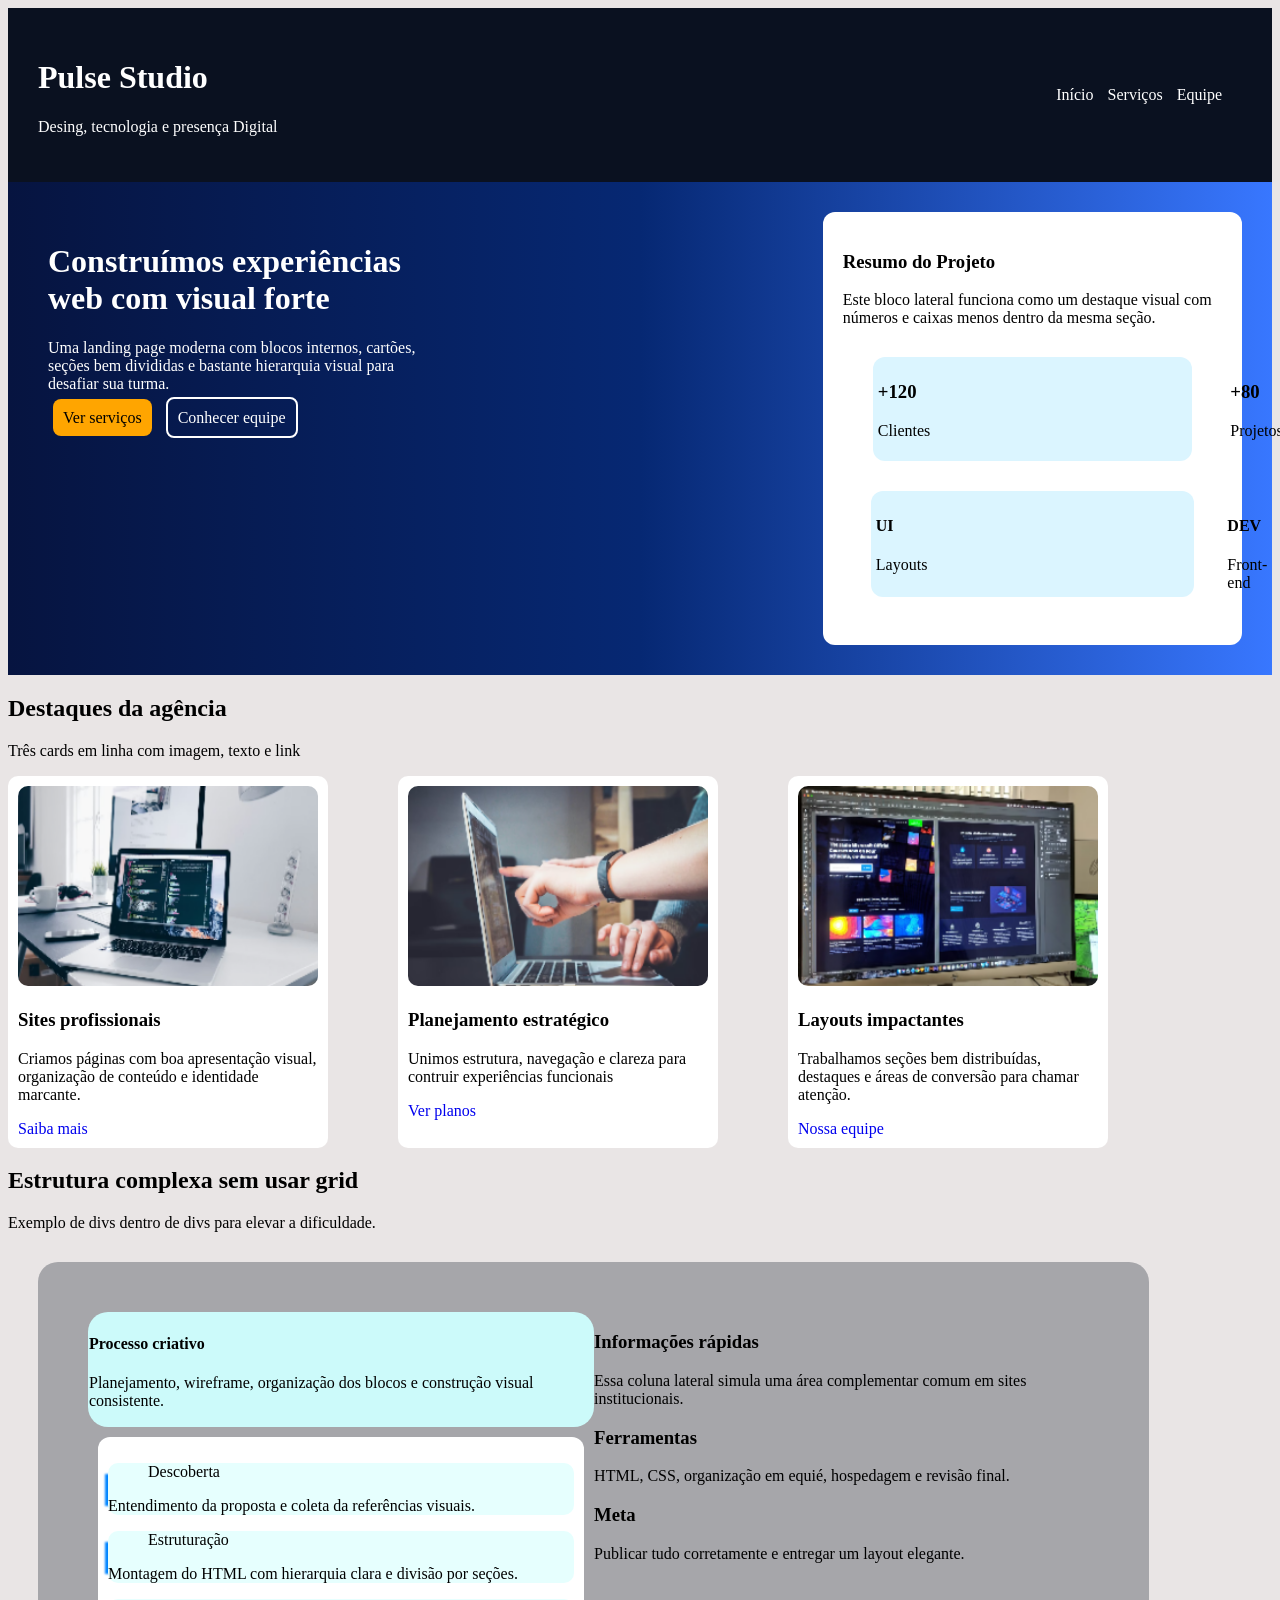
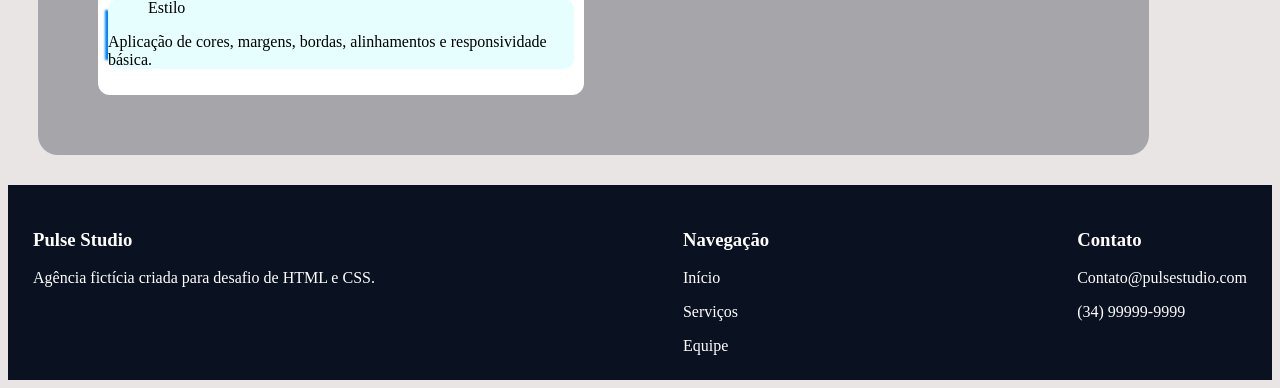
<file: ATV7/index.html>
<!DOCTYPE html>
<html lang="pt-br">

<head>
    <meta charset="UTF-8">
    <meta name="viewport" content="width=device-width, initial-scale=1.0">
    <title>pagina 3</title>
    <link rel="stylesheet" href="style.css">
</head>



<body>


    <div class="topo">
        <header>
            <h1>Pulse Studio</h1>
            <p>Desing, tecnologia e presença Digital</p>
        </header>
        <nav>
            <a href="index.html">Início</a>
            <a href="serviços.html">Serviços</a>
            <a href="equipe.html">Equipe</a>
        </nav>
    </div>

    <main>
        <div class="pagina1">
            <div class="refs">
                <h1>Construímos experiências <br>
                    web com visual forte</h1>
                <p>Uma landing page moderna com blocos internos, cartões, seções bem divididas e bastante hierarquia
                    visual para desafiar sua turma.</p>
                <a href="#" class="l1">Ver serviços</a>
                <a href="#" class="l2">Conhecer equipe</a>
            </div>

            <div class="pagina1d">
                <div class="direita1">
                    <h3>Resumo do Projeto</h3>
                    <p>Este bloco lateral funciona como um destaque visual com números e caixas menos dentro da mesma
                        seção.</p>
                </div>
                <div class="info">
                    <div class="direita2">
                        <h3>+120</h3>
                        <p>Clientes</p>
                    </div>
                    <div class="direita2">
                        <h3>+80</h3>
                        <p>Projetos</p>
                    </div>
                </div>
                <div class="info2">
                    <div class="direita3">
                        <h4>UI</h4>
                        <p>Layouts</p>
                    </div>
                    <div class="direita3">
                        <h4>DEV</h4>
                        Front-end
                    </div>
                </div>

            </div>
        </div>

        <div class="tri">
            <p>
            <h2>Destaques da agência</h2>
            Três cards em linha com imagem, texto e link</p>
        </div>

        <div class="tricard">

            <div class="tricard1">
                <img src="imagens/card1.png" alt="" width="300px" height="200px">
                <h3>Sites profissionais</h3>
                <p>Criamos páginas com boa apresentação
                    visual, organização de conteúdo e
                    identidade marcante.</p>
                <a href="#">Saiba mais</a>
            </div>
            <div class="tricard2">
                <img src="imagens/card2.png" alt="" width="300px" height="200px">
                <h3>Planejamento estratégico</h3>
                <p>Unimos estrutura, navegação e clareza
                    para contruir experiências funcionais</p>
                <a href="#">Ver planos</a>
            </div>
            <div class="tricard3">
                <img src="imagens/card3.png" alt="" width="300px" height="200px">
                <h3>Layouts impactantes</h3>
                <p>Trabalhamos seções bem distribuídas, destaques e áreas de conversão para chamar atenção.</p>
                <a href="#">Nossa equipe</a>
            </div>
        </div>

        <div class="grid">
            <h2>Estrutura complexa sem usar grid</h2>
            <p>Exemplo de divs dentro de divs para elevar a dificuldade.</p>
        </div>

        <div class="pagina2">
            <div class="esquerda">
                <div class="sss">
                    <div class="pc">
                        <h4>Processo criativo</h4>
                        <p>Planejamento, wireframe, organização dos blocos e construção visual consistente.</p>
                    </div>
                    <div class="etapas">
                        <div class="etapa1">
                            <ol start="1">Descoberta</ol>
                            <p>Entendimento da proposta e coleta da referências visuais.</p>
                        </div>
                        <div class="etapa2">
                            <ol start="2">Estruturação</ol>
                            <p>Montagem do HTML com hierarquia clara e divisão por seções.</p>
                        </div>
                        <div class="etapa3">
                            <ol start="3">Estilo</ol>
                            <p>Aplicação de cores, margens, bordas, alinhamentos e responsividade básica.</p>
                        </div>
                    </div>
                </div>
            <div class="areadireita">
                <div class="areadireita1">
                    <h3>Informações rápidas</h3>
                    <p>Essa coluna lateral simula uma área complementar comum em sites institucionais.</p>
                </div>
                <div class="areadireita2">
                    <h3>Ferramentas</h3>
                    <p>HTML, CSS, organização em equié, hospedagem e revisão final.</p>
                </div>
                <div class="areadireita3">
                    <h3>Meta</h3>
                    <p>Publicar tudo corretamente e entregar um layout elegante.</p>
                </div>
                </div>
            </div>
        </div>

    </main>



    <footer>
        <div class="footerarea">
            <div class="footer1">
                <h3>Pulse Studio</h3>
                <p>Agência fictícia criada para desafio de HTML e CSS.</p>
            </div>
            <div class="footer1">
                <h3>Navegação</h3>
                <a href="#">Início</a>
                <p></p>
                <a href="#">Serviços</a>
                <p></p>
                <a href="#">Equipe</a>
            </div>
            <div class="footer1">
                <h3>Contato</h3>
                <p>Contato@pulsestudio.com</p>
                <p>(34) 99999-9999</p>
            </div>
        </div>
    </footer>
</body>

</html>
</file>
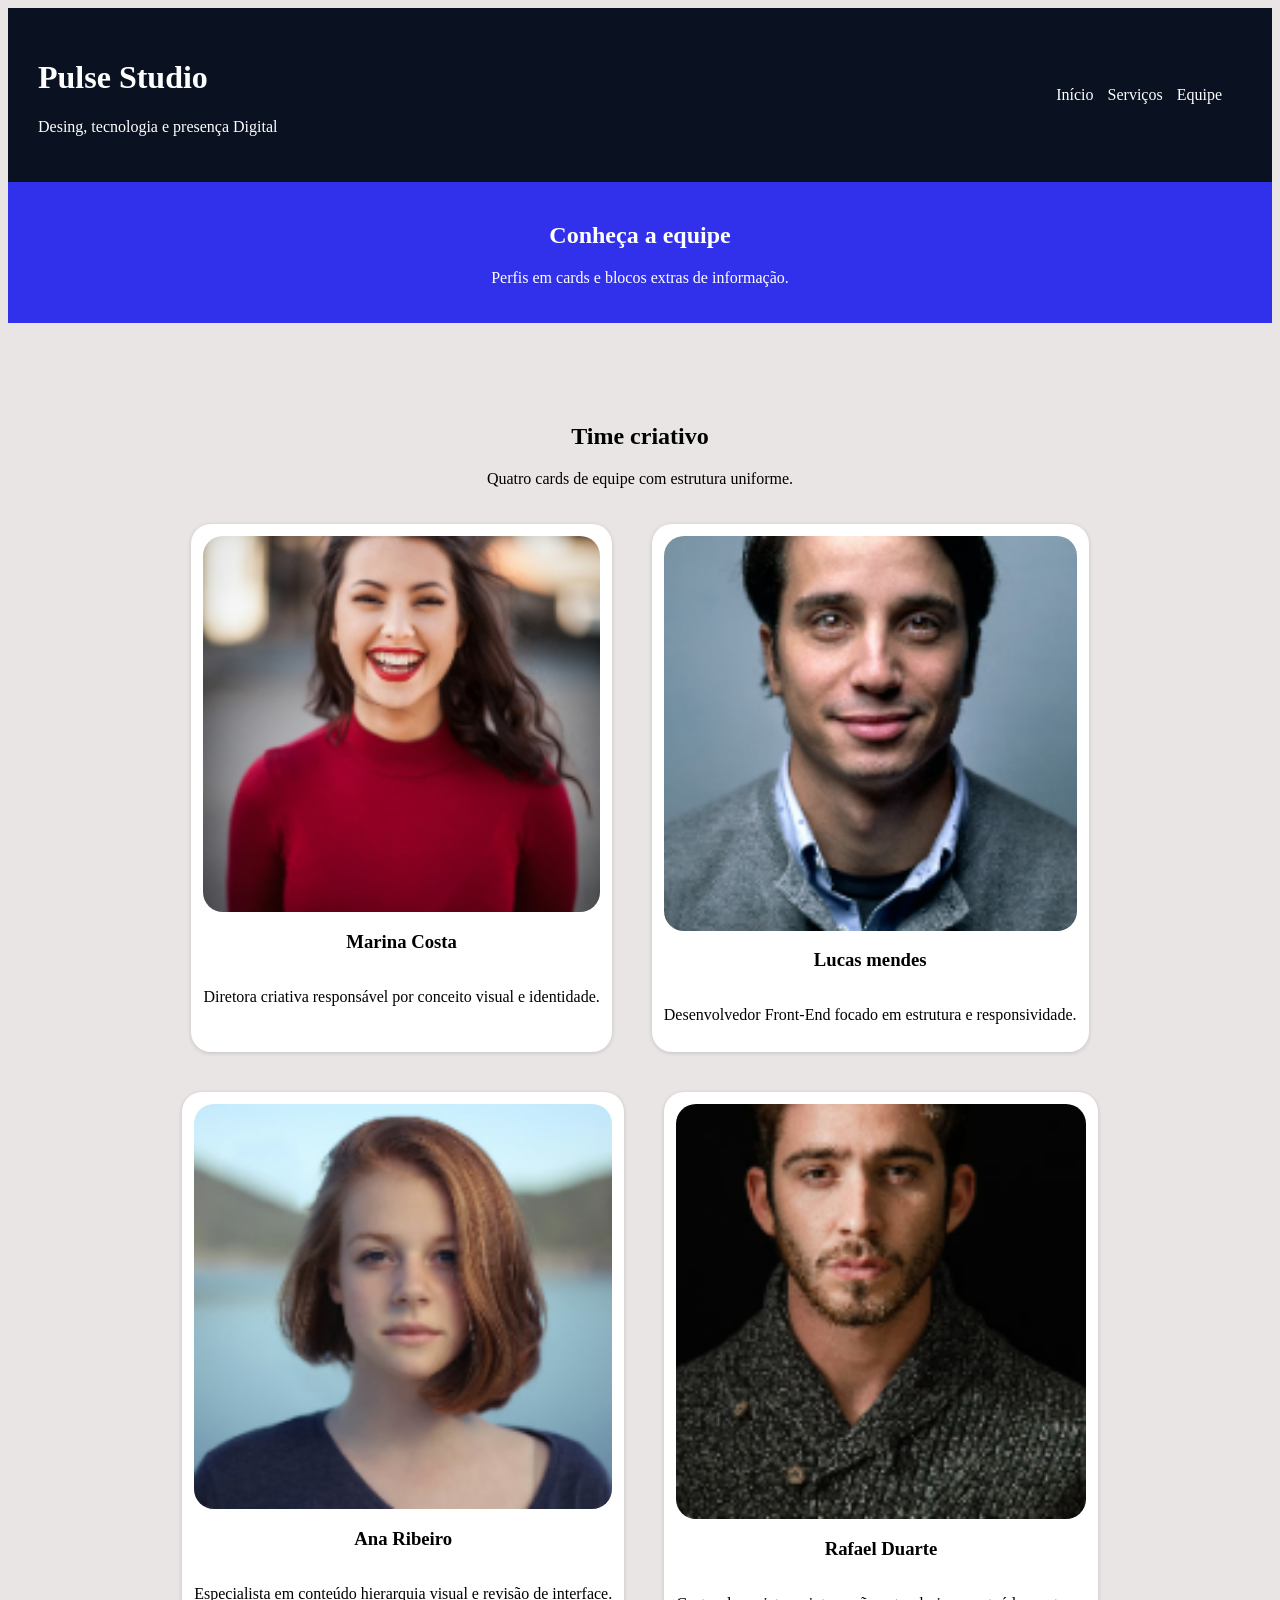
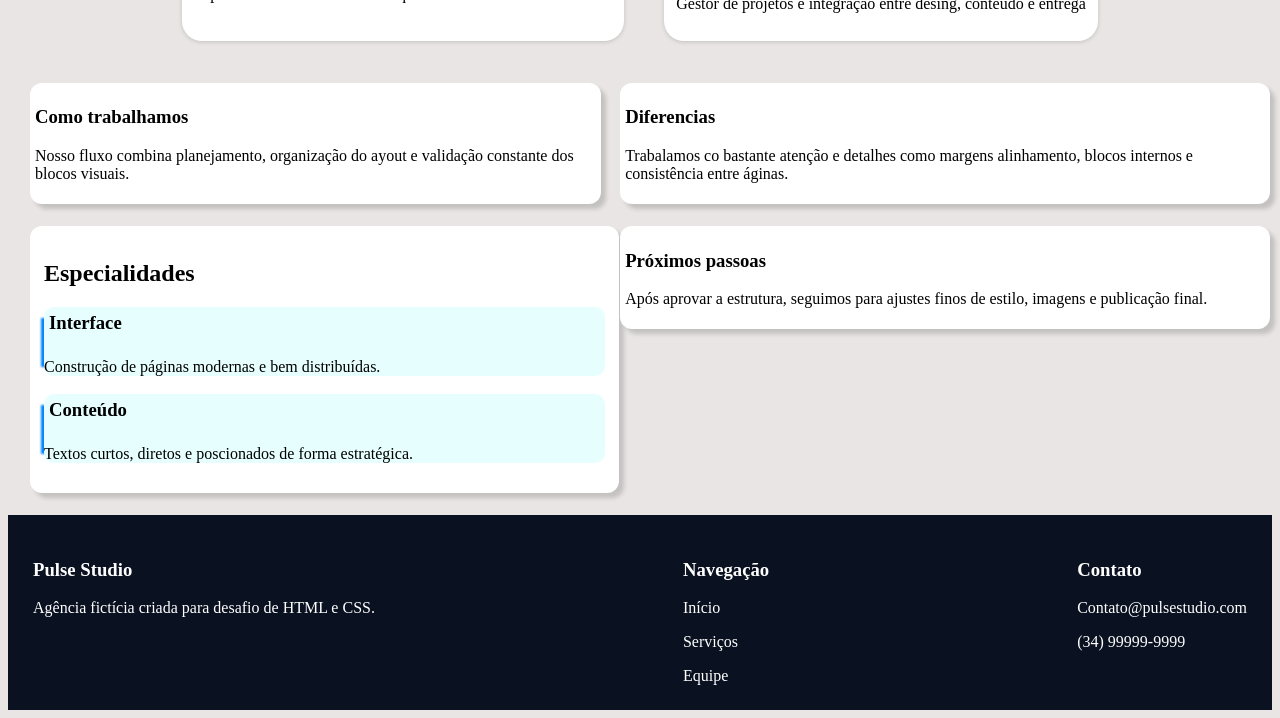
<file: Trabalho 7/index.html>
<!DOCTYPE html>
<html lang="pt-br">

<head>
    <meta charset="UTF-8">
    <meta name="viewport" content="width=device-width, initial-scale=1.0">
    <title>pagina 3</title>
    <link rel="stylesheet" href="style.css">
</head>

<body>
    <div class="topo">
        <header>
            <h1>Pulse Studio</h1>
            <p>Desing, tecnologia e presença Digital</p>
        </header>
        <nav>
            <a href="#">Início</a>
            <a href="#">Serviços</a>
            <a href="#">Equipe</a>
        </nav>
    </div>

    <div class="banner">
        <p>
        <h2>Conheça a equipe</h2>
        Perfis em cards e blocos extras de informação.</p>
    </div>
    <main>
        <div class="quadradao">
            <div class="subtitulo">
                <h2>Time criativo</h2>
                <p>Quatro cards de equipe com estrutura uniforme.</p>
            </div>
            <div class="card">
                <div class="quadrado">
                    <img src="imagens/2.png" alt="">
                    <h3>Marina Costa</h3>
                    <p>Diretora criativa responsável por conceito visual e identidade.</p>
                </div>
                <div class="quadrado">
                    <img src="imagens/3.png" alt="">
                    <h3>Lucas mendes</h3>
                    <p>Desenvolvedor Front-End focado em estrutura e responsividade.</p>
                </div>
                <div class="quadrado">
                    <img src="imagens/4.png" alt="">
                    <h3>Ana Ribeiro</h3>
                    <p>Especialista em conteúdo hierarquia visual e revisão de interface.</p>
                </div>
                <div class="quadrado">
                    <img src="imagens/1.png" alt="">
                    <h3>Rafael Duarte</h3>
                    <p>Gestor de projetos e integração entre desing, conteúdo e entrega</p>
                </div>
            </div>
        </div>




        <div class="quadradao2">
            <div class="card2">
                <div class="card2esq">
                    <div class="quadrado3">
                        <h3>Como trabalhamos</h3>
                        <p>Nosso fluxo combina planejamento, organização do ayout e validação constante dos blocos
                            visuais.</p>

                    </div>
                    <div class="card3">
                        <h2>Especialidades</h2>
                        <div class="quadrado2">
                            <h3 class="dquadrado2">Interface</h3>
                            <p>Construção de páginas modernas e bem distribuídas.</p>
                        </div>
                        <div class="quadrado2">
                            <h3 class="dquadrado2">Conteúdo</h3>
                            <p>Textos curtos, diretos e poscionados de forma estratégica.</p>
                        </div>
                    </div>
                </div>
                <div class="card2dir">
                    <div class="quadradodir1">
                        <h3>Diferencias</h3>
                        <p>Trabalamos co bastante atenção e detalhes como margens alinhamento, blocos internos e
                            consistência entre áginas.</p>
                    </div>
                    <div class="quadradodir1">
                        <h3>Próximos passoas</h3>
                        <p>Após aprovar a estrutura, seguimos para ajustes finos de estilo, imagens e publicação final.
                        </p>
                    </div>
                </div>
            </div>
        </div>
    </main>

    <footer>
        <div class="footerarea">
            <div class="footer1">
                <h3>Pulse Studio</h3>
                <p>Agência fictícia criada para desafio de HTML e CSS.</p>
            </div>
            <div class="footer1">
                <h3>Navegação</h3>
                <a href="#">Início</a>
                <p></p>
                <a href="#">Serviços</a>
                <p></p>
                <a href="#">Equipe</a>
            </div>
            <div class="footer1">
                <h3>Contato</h3>
                <p>Contato@pulsestudio.com</p>
                <p>(34) 99999-9999</p>
            </div>
        </div>
    </footer>
</body>

</html>
</file>
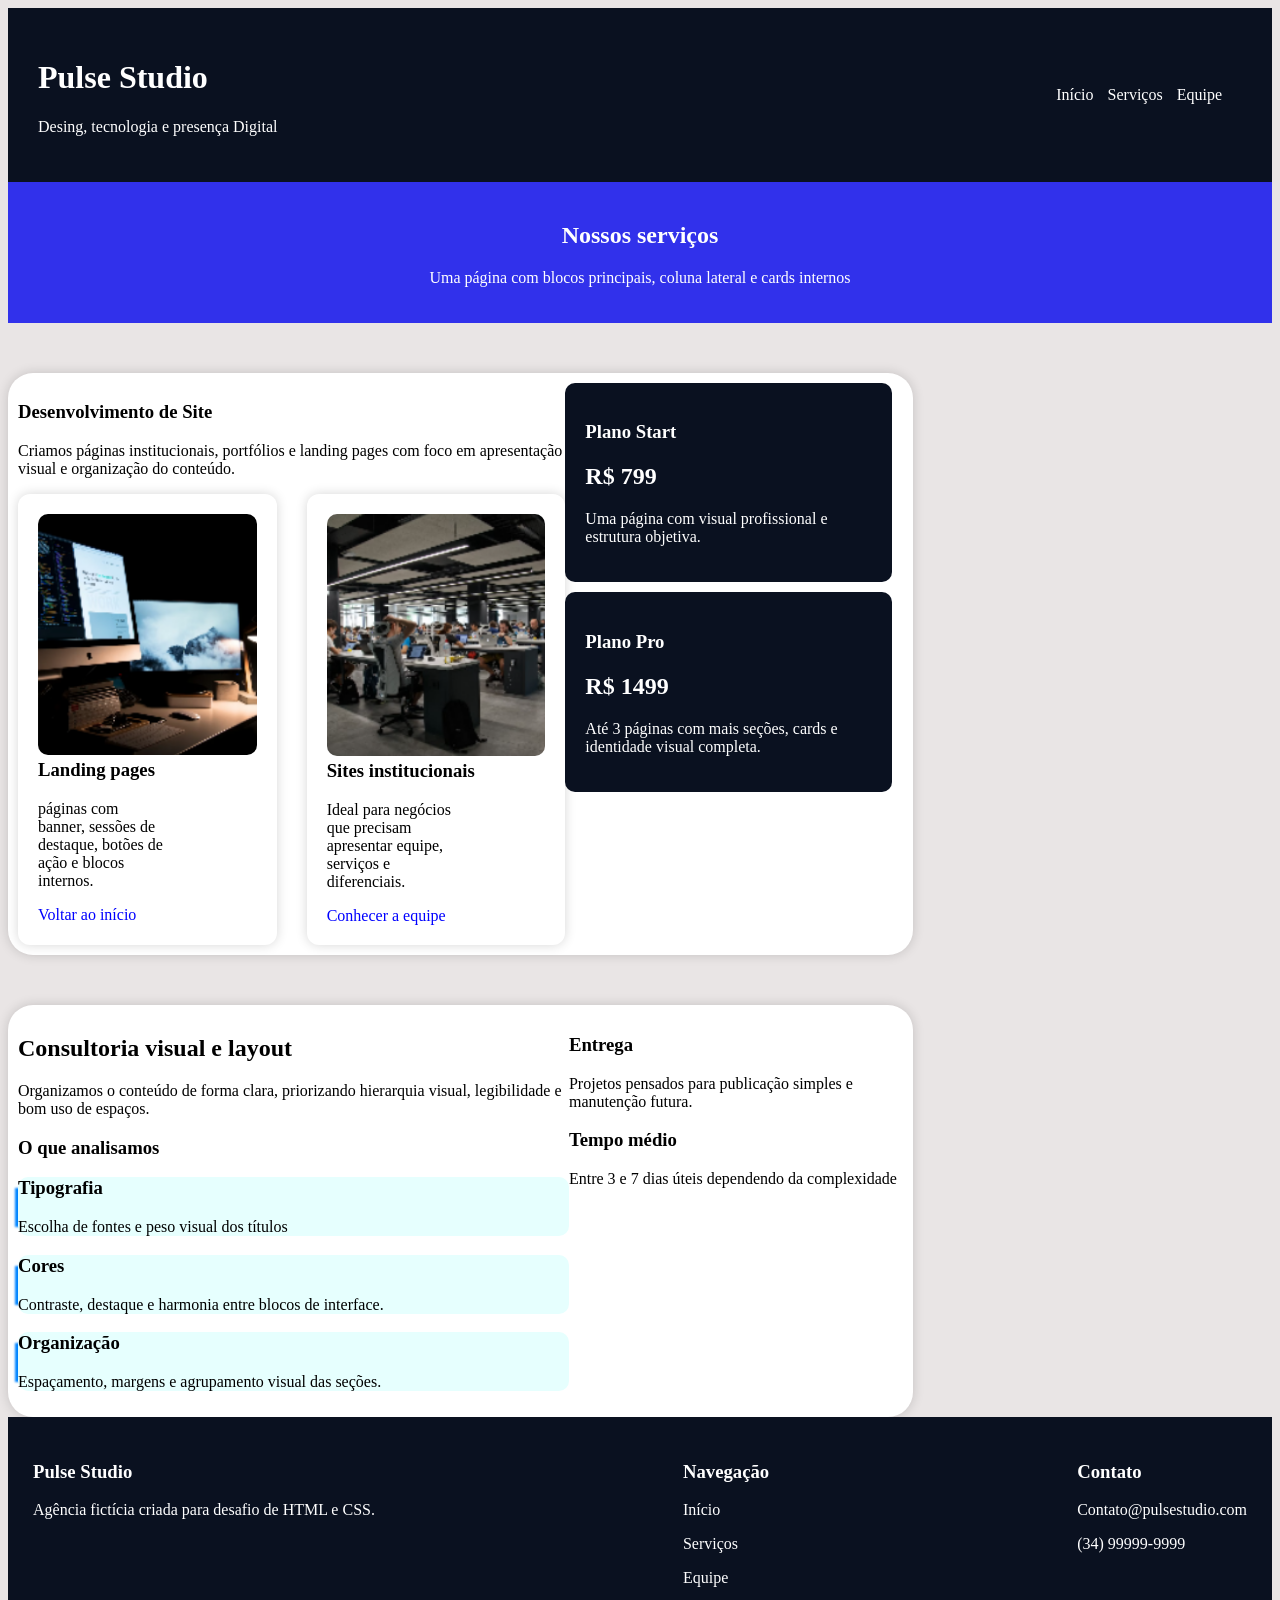
<file: ATV7/equipe.html>
<!DOCTYPE html>
<html lang="pt-br">

<head>
    <meta charset="UTF-8">
    <meta name="viewport" content="width=device-width, initial-scale=1.0">
    <title>pagina 3</title>
    <link rel="stylesheet" href="style.css">
</head>

<body>
    <div class="topo">
        <header>
            <h1>Pulse Studio</h1>
            <p>Desing, tecnologia e presença Digital</p>
        </header>
        <nav>
            <a href="index.html">Início</a>
            <a href="serviços.html">Serviços</a>
            <a href="equipe.html">Equipe</a>
        </nav>
    </div>

    <div class="banner">
        <p>
        <h2>Nossos serviços</h2>
        Uma página com blocos principais, coluna lateral e cards internos</p>
    </div>

    <main>
        <div class="parte1">
            <div class="p1">
                <div class="text1">
                    <p>
                    <h3>Desenvolvimento de Site</h3>
                    Criamos páginas institucionais, portfólios e landing pages com foco em apresentação visual e
                    organização
                    do
                    conteúdo.</p>
                </div>

                <div class="a1">
                    <div class="area1">
                        <img src="imagens/p2.png" alt="" class="quadradinho">
                        <h3>Landing pages</h3>
                        <p>páginas com <br>
                            banner, sessões de <br>
                            destaque, botões de <br>
                            ação e blocos <br>

                            internos.</p>
                        <a href="#">Voltar ao início</a>
                    </div>
                    <div class="area1">
                        <img src="imagens/p3.png" alt="" class="quadradinho">
                        <h3>Sites institucionais</h3>
                        <p>Ideal para negócios <br>
                            que precisam <br>
                            apresentar equipe, <br>
                            serviços e <br>
                            diferenciais.</p>
                        <a href="#">Conhecer a equipe</a>
                    </div>
                </div>

            </div>
            <div class="planost">
                <div class="plano1">
                    <h3>Plano Start</h3>
                    <h2>R$ 799</h2>
                    <p>Uma página com visual profissional e estrutura objetiva.</p>
                </div>

                <div class="plano2">
                    <h3>Plano Pro</h3>
                    <h2>R$ 1499</h2>
                    <p>Até 3 páginas com mais seções, cards e identidade visual completa.</p>
                </div>
            </div>
        </div>

        <div class="parte2">
            <div class="p2">
                <h2>Consultoria visual e layout</h2>
                <p>Organizamos o conteúdo de forma clara, priorizando hierarquia visual, legibilidade e bom uso de
                    espaços.</p>
            <div class="analise">
                <h3>O que analisamos</h3>
                <div class="area2">
                    <h3>Tipografia </h3>
                    <p>Escolha de fontes e peso visual dos títulos </p>
                </div>
                <div class="area2">
                    <h3>Cores</h3>
                    <p>Contraste, destaque e harmonia entre blocos de interface.</p>
                </div>
                <div class="area2">
                    <h3>Organização</h3>
                    <p>Espaçamento, margens e agrupamento visual das seções.</p>
                </div>
            </div>
        </div>

        <div class="parte2esq">
            <div class="p2esq">
                <h3>Entrega</h3>
                <p>Projetos pensados para publicação simples e manutenção futura.</p>
            </div>
            <div class="p2esq">
                <h3>Tempo médio</h3>
                <p> Entre 3 e 7 dias úteis dependendo da complexidade</p>
            </div>
        </div>

        </div>


    </main>
    <footer>
        <div class="footerarea">
            <div class="footer1">
                <h3>Pulse Studio</h3>
                <p>Agência fictícia criada para desafio de HTML e CSS.</p>
            </div>
            <div class="footer1">
                <h3>Navegação</h3>
                <a href="#">Início</a>
                <p></p>
                <a href="#">Serviços</a>
                <p></p>
                <a href="#">Equipe</a>
            </div>
            <div class="footer1">
                <h3>Contato</h3>
                <p>Contato@pulsestudio.com</p>
                <p>(34) 99999-9999</p>
            </div>
        </div>
    </footer>
</body>

</html>
</file>
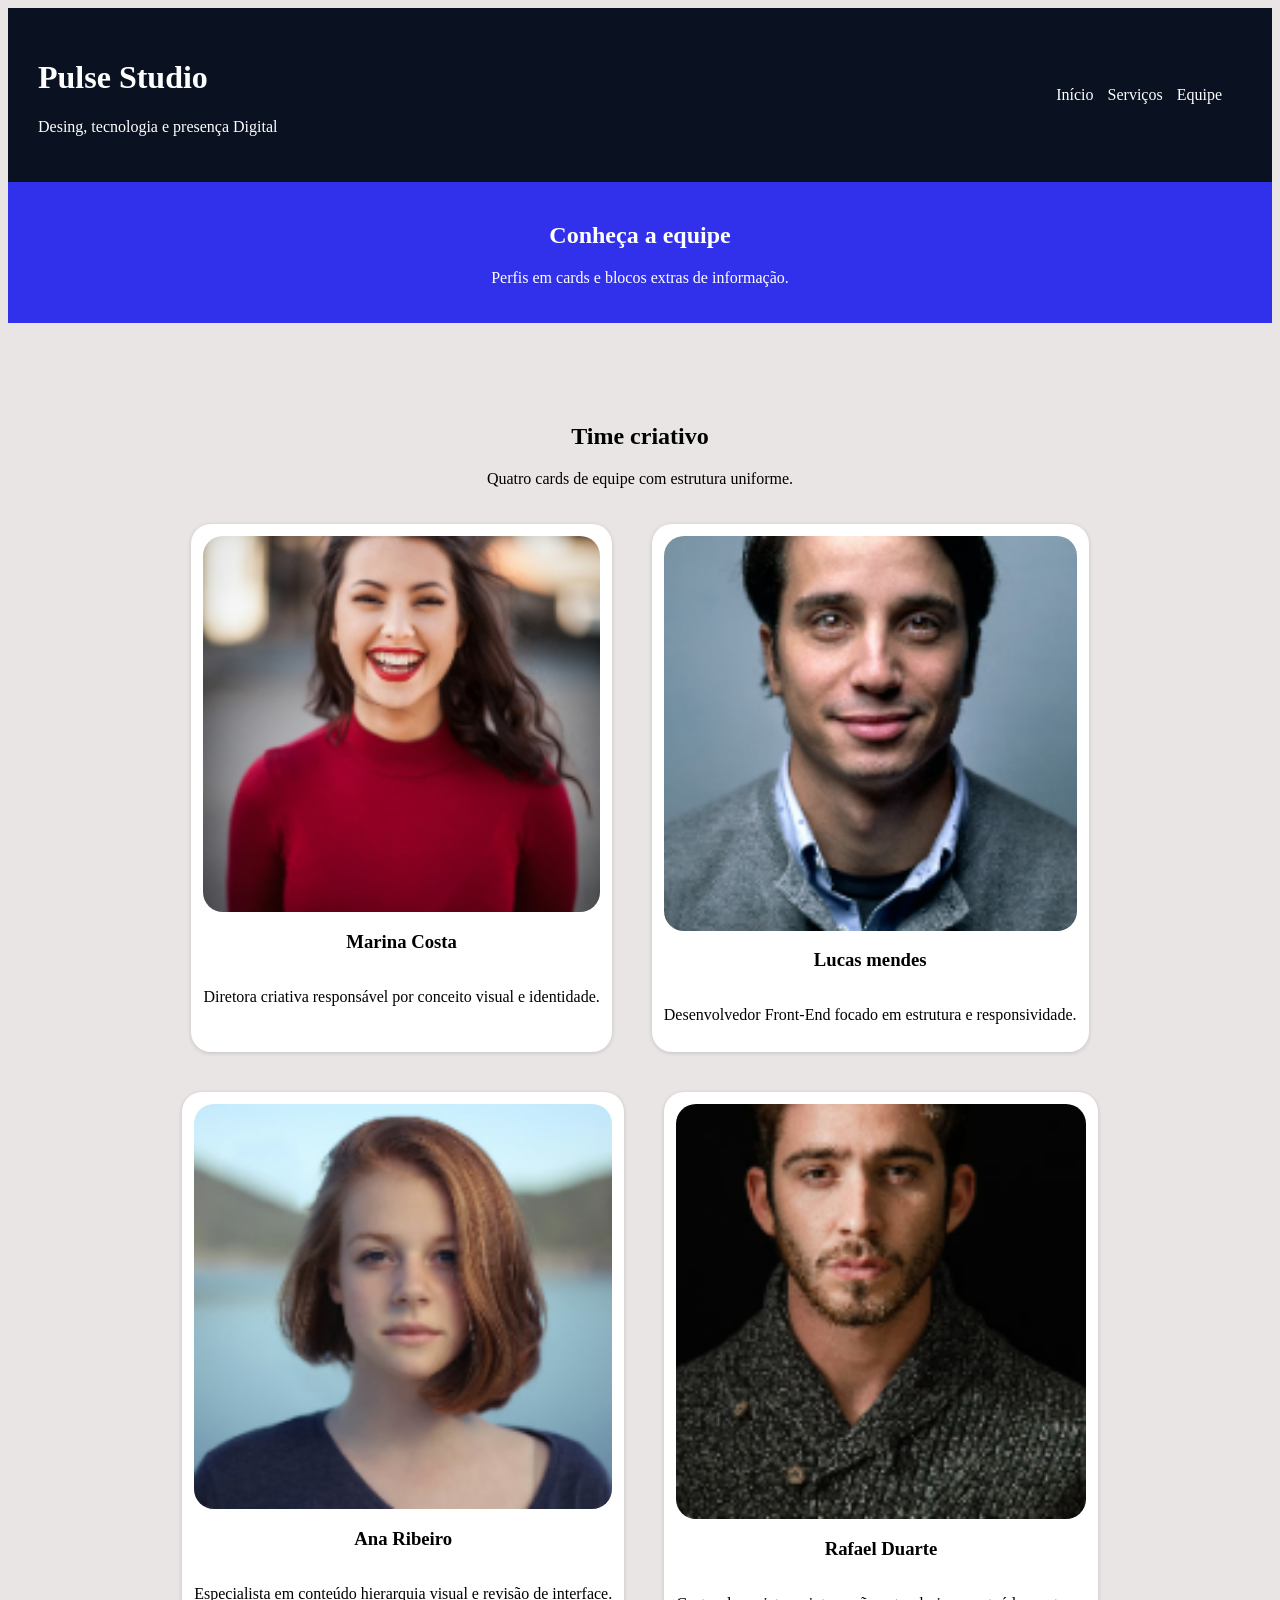
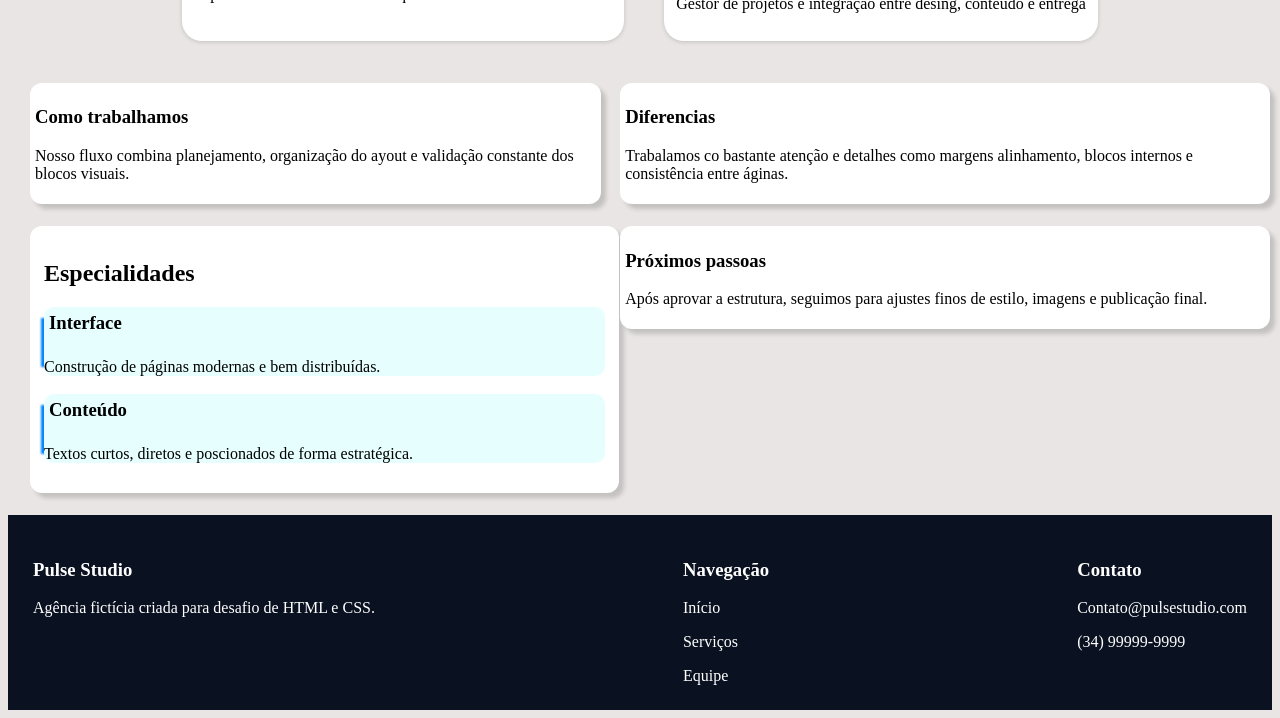
<file: ATV7/serviços.html>
<!DOCTYPE html>
<html lang="pt-br">

<head>
    <meta charset="UTF-8">
    <meta name="viewport" content="width=device-width, initial-scale=1.0">
    <title>pagina 3</title>
    <link rel="stylesheet" href="style.css">
</head>

<body>
    <div class="topo">
        <header>
            <h1>Pulse Studio</h1>
            <p>Desing, tecnologia e presença Digital</p>
        </header>
        <nav>
            <a href="index.html">Início</a>
            <a href="serviços.html">Serviços</a>
            <a href="equipe.html">Equipe</a>
        </nav>
    </div>

    <div class="banner">
        <p>
        <h2>Conheça a equipe</h2>
        Perfis em cards e blocos extras de informação.</p>
    </div>
    <main>
        <div class="quadradao">
            <div class="subtitulo">
                <h2>Time criativo</h2>
                <p>Quatro cards de equipe com estrutura uniforme.</p>
            </div>
            <div class="card">
                <div class="quadrado">
                    <img src="imagens/2.png" alt="">
                    <h3>Marina Costa</h3>
                    <p>Diretora criativa responsável por conceito visual e identidade.</p>
                </div>
                <div class="quadrado">
                    <img src="imagens/3.png" alt="">
                    <h3>Lucas mendes</h3>
                    <p>Desenvolvedor Front-End focado em estrutura e responsividade.</p>
                </div>
                <div class="quadrado">
                    <img src="imagens/4.png" alt="">
                    <h3>Ana Ribeiro</h3>
                    <p>Especialista em conteúdo hierarquia visual e revisão de interface.</p>
                </div>
                <div class="quadrado">
                    <img src="imagens/1.png" alt="">
                    <h3>Rafael Duarte</h3>
                    <p>Gestor de projetos e integração entre desing, conteúdo e entrega</p>
                </div>
            </div>
        </div>




        <div class="quadradao2">
            <div class="card2">
                <div class="card2esq">
                    <div class="quadrado3">
                        <h3>Como trabalhamos</h3>
                        <p>Nosso fluxo combina planejamento, organização do ayout e validação constante dos blocos
                            visuais.</p>

                    </div>
                    <div class="card3">
                        <h2>Especialidades</h2>
                        <div class="quadrado2">
                            <h3 class="dquadrado2">Interface</h3>
                            <p>Construção de páginas modernas e bem distribuídas.</p>
                        </div>
                        <div class="quadrado2">
                            <h3 class="dquadrado2">Conteúdo</h3>
                            <p>Textos curtos, diretos e poscionados de forma estratégica.</p>
                        </div>
                    </div>
                </div>
                <div class="card2dir">
                    <div class="quadradodir1">
                        <h3>Diferencias</h3>
                        <p>Trabalamos co bastante atenção e detalhes como margens alinhamento, blocos internos e
                            consistência entre áginas.</p>
                    </div>
                    <div class="quadradodir1">
                        <h3>Próximos passoas</h3>
                        <p>Após aprovar a estrutura, seguimos para ajustes finos de estilo, imagens e publicação final.
                        </p>
                    </div>
                </div>
            </div>
        </div>
    </main>

    <footer>
        <div class="footerarea">
            <div class="footer1">
                <h3>Pulse Studio</h3>
                <p>Agência fictícia criada para desafio de HTML e CSS.</p>
            </div>
            <div class="footer1">
                <h3>Navegação</h3>
                <a href="#">Início</a>
                <p></p>
                <a href="#">Serviços</a>
                <p></p>
                <a href="#">Equipe</a>
            </div>
            <div class="footer1">
                <h3>Contato</h3>
                <p>Contato@pulsestudio.com</p>
                <p>(34) 99999-9999</p>
            </div>
        </div>
    </footer>
</body>

</html>
</file>
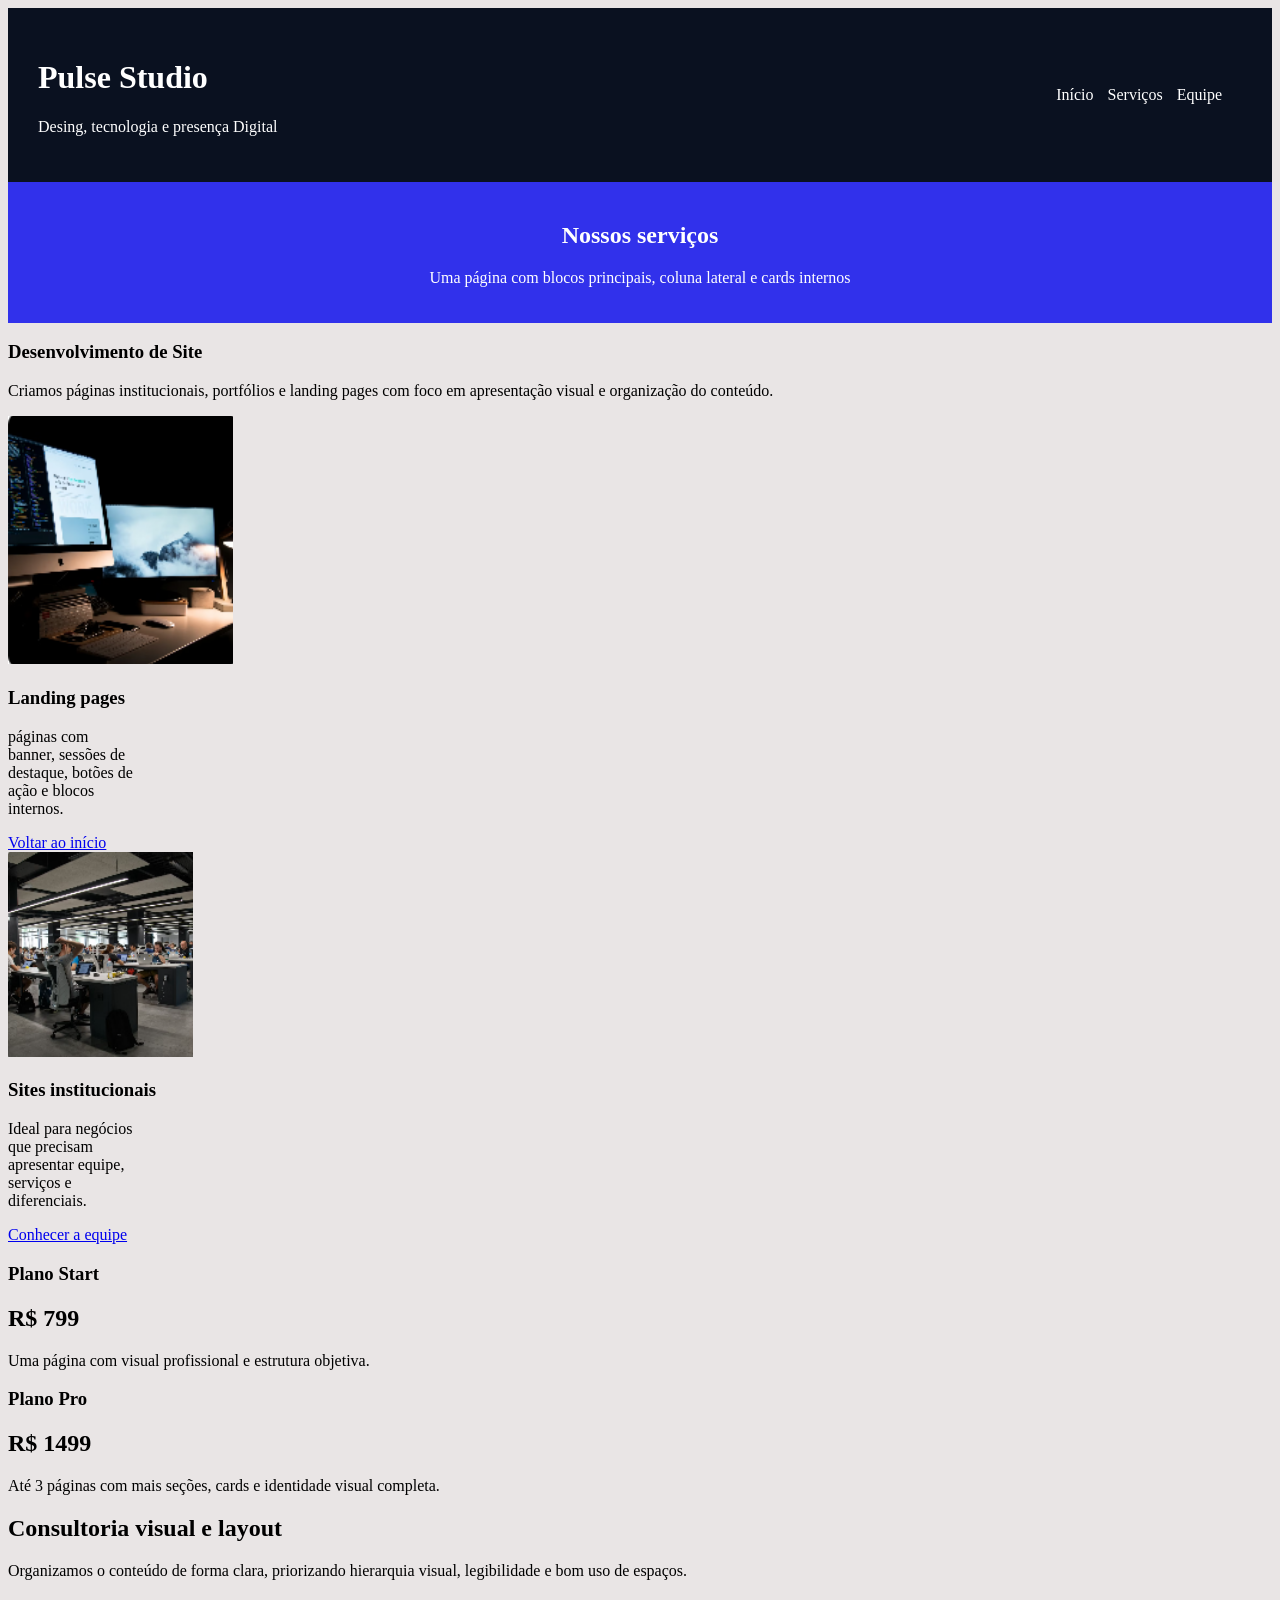
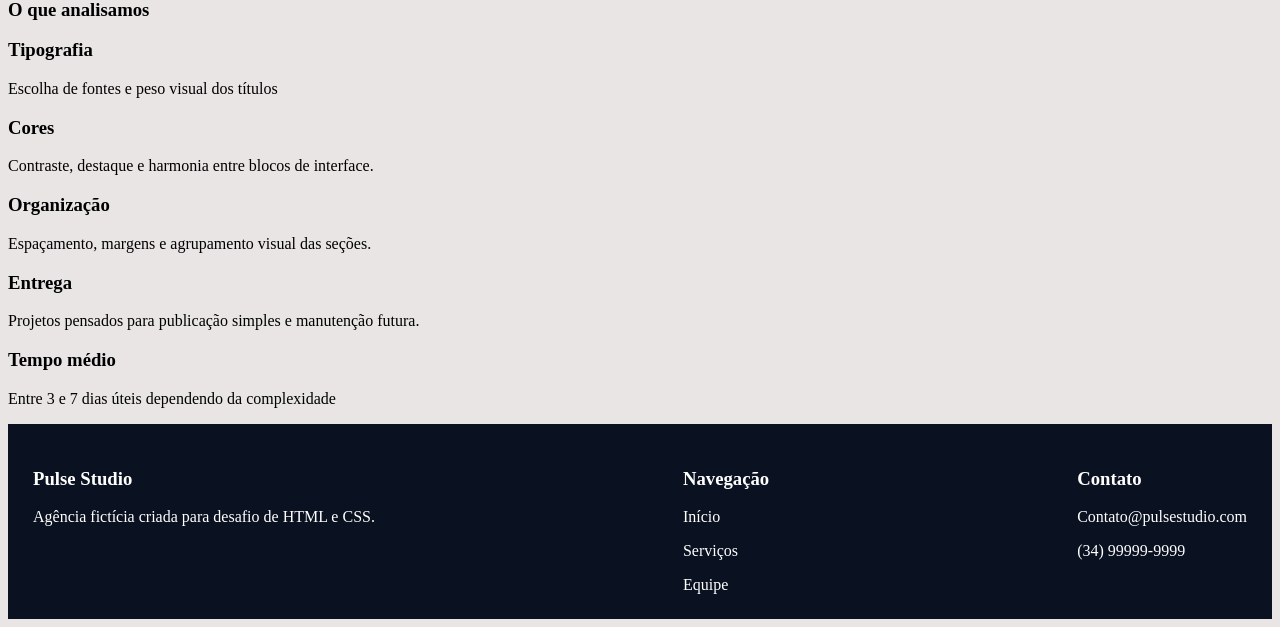
<file: Trabalho 7/serviços.html>
<!DOCTYPE html>
<html lang="pt-br">

<head>
    <meta charset="UTF-8">
    <meta name="viewport" content="width=device-width, initial-scale=1.0">
    <title>pagina 3</title>
    <link rel="stylesheet" href="style.css">
</head>

<body>
    <div class="topo">
        <header>
            <h1>Pulse Studio</h1>
            <p>Desing, tecnologia e presença Digital</p>
        </header>
        <nav>
            <a href="#">Início</a>
            <a href="#">Serviços</a>
            <a href="#">Equipe</a>
        </nav>
    </div>

    <div class="banner">
        <p>
        <h2>Nossos serviços</h2>
        Uma página com blocos principais, coluna lateral e cards internos</p>
    </div>

    <main>
        <div class="parte1">
            <div class="p1">
                <p>
                <h3>Desenvolvimento de Site</h3>
                Criamos páginas institucionais, portfólios e landing pages com foco em apresentação visual e organização
                do
                conteúdo.</p>
            </div>
            <div class="area1">
                <img src="imagens/p2.png" alt="" class="quadradinho">
                <h3>Landing pages</h3>
                <p>páginas com <br>
                    banner, sessões de <br>
                    destaque, botões de <br>
                    ação e blocos <br>

                    internos.</p>
                <a href="#">Voltar ao início</a>
            </div>
            <div class="area1">
                <img src="imagens/p3.png" alt="" class="quadradinho">
                <h3>Sites institucionais</h3>
                <p>Ideal para negócios <br>
                    que precisam <br>
                    apresentar equipe, <br>
                    serviços e <br>
                    diferenciais.</p>
                <a href="#">Conhecer a equipe</a>
            </div>

            <div class="planost">
                <div class="plano">
                    <h3>Plano Start</h3>
                    <h2>R$ 799</h2>
                    <p>Uma página com visual profissional e estrutura objetiva.</p>
                </div>

                <div class="plano">
                    <h3>Plano Pro</h3>
                    <h2>R$ 1499</h2>
                    <p>Até 3 páginas com mais seções, cards e identidade visual completa.</p>
                </div>
            </div>
        </div>

        <div class="parte2">
            <div class="p2">
                <h2>Consultoria visual e layout</h2>
                <p>Organizamos o conteúdo de forma clara, priorizando hierarquia visual, legibilidade e bom uso de espaços.</p>
            </div>
            <div>
                <h3>O que analisamos</h3>
                <div class="area2">
                    <h3>Tipografia </h3>
                    <p>Escolha de fontes e peso visual dos títulos </p>
                </div>
                <div class="area2">
                    <h3>Cores</h3>
                    <p>Contraste, destaque e harmonia entre blocos de interface.</p>
                </div>
                <div class="area2">
                    <h3>Organização</h3>
                    <p>Espaçamento, margens e agrupamento visual das seções.</p>
                </div>

                <div class="parte2esq">
                    <div class="p2esq">
                        <h3>Entrega</h3>
                        <p>Projetos pensados para publicação simples e manutenção futura.</p>
                    </div>
                    <div class="p2esq">
                        <h3>Tempo médio</h3>
                       <p> Entre 3 e 7 dias úteis dependendo da complexidade</p>
                    </div>
                </div>
            </div>
        </div>


    </main>
    <footer>
        <div class="footerarea">
            <div class="footer1">
                <h3>Pulse Studio</h3>
                <p>Agência fictícia criada para desafio de HTML e CSS.</p>
            </div>
            <div class="footer1">
                <h3>Navegação</h3>
                <a href="#">Início</a>
                <p></p>
                <a href="#">Serviços</a>
                <p></p>
                <a href="#">Equipe</a>
            </div>
            <div class="footer1">
                <h3>Contato</h3>
                <p>Contato@pulsestudio.com</p>
                <p>(34) 99999-9999</p>
            </div>
        </div>
    </footer>
</body>

</html>
</file>
<file: ATV7/style.css>
body{
    background-color: rgb(233, 229, 229);
}

.topo{
    background-color: #0a1120;
    color: white;
    display: flex;
    justify-content: space-between;
}

nav{
    margin-top: auto;
    margin-bottom: auto;
    word-spacing: 10px;
    margin-right: 50px;
}

nav a{
    color: white;
    text-decoration: none;
}

header{
    padding: 30px;
}

.banner{
    background-color: rgb(49, 49, 235);
    color: white;
    text-align: center;
    padding: 20px;
}

.subtitulo{
    text-align: center;
    margin-top: 100px;
}

.card{
    display: flex;
    justify-content: center;
    flex-wrap: wrap;
}

.quadrado{
    background-color: white;
    display: flex;
    flex-direction: column;
    align-items: center;
    margin: 20px;
    border-radius: 20px;
    padding: 12px;
    box-shadow: rgba(0, 0, 0, 0.16) 0px 1px 4px;
}

.quadrado img{
    width: 100%;
    border-radius: 20px;
}

.quadrado3{
    background-color: white;
    padding: 5px;
    margin: 22px;
    width: 95%;
    border-radius: 12px;
    box-shadow: rgba(0, 0, 0, 0.16) 5px 5px 4px;
}

.card3{
    background-color: white;
    padding: 14px;
    margin: 22px;
    width: 95%;
    border-radius: 12px;
    box-shadow: rgba(0, 0, 0, 0.16) 5px 5px 4px;
}

.quadrado2{
    background-color: rgb(230, 255, 254);
    box-shadow: -13px 1px 2px -10px #0084ff;
    border-radius: 10px;
}

.dquadrado2{
    padding: 5px;
}

.quadradodir1{
        background-color: white;
    padding: 5px;
    margin: 22px;
    width: 95%;
    border-radius: 12px;
    box-shadow: rgba(0, 0, 0, 0.16) 5px 5px 4px;
}

.quadradao2{
    display: flex;
    flex-wrap: wrap;
    justify-content: center;
}

.card2{
    display: flex;
    justify-content: center;
    justify-self: center
}

.footerarea{
    background-color: #0a1120;
    color: white;
    display: flex;
    justify-content: space-between;
    padding: 25px;
}

footer a{
    color: white;
    text-decoration: none;
}

.parte1{
    width: 70%;
    padding: 10px;
    background-color: white;
    justify-self: center;
    border-radius: 25px;
    display: flex;
    justify-content: space-between;
    margin-top: 50px;
    box-shadow: rgba(0, 0, 0, 0.16) 0px 0px 12px;
}

.area1{
    width: 50%;
    border-radius: 12PX;
    box-shadow: rgba(0, 0, 0, 0.16) 0px 0px 12px;
    padding: 20px;
}

.area1 a{
    color: blue;
    text-decoration: none;
}

.area1 h3{
    margin-top: 0;
}

.area1 p{
    margin-top: 0;
}

.area1 img{
    width: 100%;
    border-radius: 10px;
}

.a1{
    justify-self: center;
    display: flex;
    gap: 30px;
}

.plano1{
    background-color:#0a1120;
    color: white;
    padding: 20px;
    width: 85%;
    border-radius: 10px;
    margin-bottom: 10px;
}

.plano2{
    background-color:#0a1120;
    color: white;
    padding: 20px;
    width: 85%;
    border-radius: 10px;
}

.parte2{
    width: 70%;
    padding: 10px;
    background-color: white;
    justify-self: center;
    border-radius: 25px;
    margin-top: 50px;
    box-shadow: rgba(0, 0, 0, 0.16) 0px 0px 12px;
    display: flex;
    justify-content: space-between;

}

.area2{
    background-color: rgb(230, 255, 254);
    box-shadow: -13px 1px 2px -10px #0084ff;
    border-radius: 10px;
}

.pagina1{
    background: linear-gradient(90deg, #061440, #062873, #3877FF);
    display: flex;
    flex-direction: row;
    justify-content: space-between;
}

.refs{
    color: white;
    padding: 40px;
    width: 30%;
}

.l1{
    background-color: orange;
    padding: 10px;
    border-radius: 8px;
    color: black;
    text-decoration: none;
    margin: 5px;

}

.l2{
    color: white;
    border-color: white;
    text-decoration: none;
    padding: 10px;
    border-radius: 8px;
    margin: 5px;
    border: 2px solid white;
}

.pagina1d{
    background-color: white;
    border-radius: 12px;
    width: 30%;
    padding: 20px;
    margin: 30px;
}

.info{
    display: flex;
    gap: 300px;
    background-color: rgb(219, 245, 255);
    border-radius: 12px;
    padding: 5px;
    margin: 30px;
}

.info2{
    display: flex;
    gap: 300px;
    background-color: rgb(219, 245, 255);
    border-radius: 12px;
    padding: 5px;
    margin: 28px;
}

.tricard{
    width: 50%;
    justify-self: center;
    display: flex;
    gap: 70px;
}

.tri{
    justify-self: center;
}

.tricard1{
    background-color: white;
    padding: 10px;
    border-radius: 10px;
}

.tricard1 a{
    text-decoration: none;
}

.tricard1 img{
    border-radius: 10px;
}

.tricard2{
    background-color: white;
    padding: 10px;
    border-radius: 10px;
}

.tricard2 a{
    text-decoration: none;
}

.tricard2 img{
    border-radius: 10px;
}

.tricard3{
    background-color: white;
    padding: 10px;
    border-radius: 10px;
}

.tricard3 a{
    text-decoration: none;
}

.tricard3 img{
    border-radius: 10px;
}

.pagina2{
    background-color: rgb(166, 166, 170);
    padding: 50px;
    border-radius: 20px;
    width: 80%;
    justify-self: center;
    margin: 30px;
}

.grid{
    justify-self: center;
}

.pc{
    background-color: rgb(204, 250, 250);
    border-radius: 20px;
    padding: 1px;

}

.esquerda{
    display: flex;
    justify-content: space-between;
}

.etapas{
    background-color: white;
    padding: 10px;
    border-radius: 12px;
    margin: 10px;
}

.etapa1{
    background-color: rgb(230, 255, 254);
    box-shadow: -13px 1px 2px -10px #0084ff;
    border-radius: 10px;
}

.etapa2{
    background-color: rgb(230, 255, 254);
    box-shadow: -13px 1px 2px -10px #0084ff;
    border-radius: 10px;
}


.etapa3{
    background-color: rgb(230, 255, 254);
    box-shadow: -13px 1px 2px -10px #0084ff;
    border-radius: 10px;
}
</file>
<file: Trabalho 7/style.css>
body{
    background-color: rgb(233, 229, 229);
}

.topo{
    background-color: #0a1120;
    color: white;
    display: flex;
    justify-content: space-between;
}

nav{
    margin-top: auto;
    margin-bottom: auto;
    word-spacing: 10px;
    margin-right: 50px;
}

nav a{
    color: white;
    text-decoration: none;
}

header{
    padding: 30px;
}

.banner{
    background-color: rgb(49, 49, 235);
    color: white;
    text-align: center;
    padding: 20px;
}

.subtitulo{
    text-align: center;
    margin-top: 100px;
}

.card{
    display: flex;
    justify-content: center;
    flex-wrap: wrap;
}

.quadrado{
    background-color: white;
    display: flex;
    flex-direction: column;
    align-items: center;
    margin: 20px;
    border-radius: 20px;
    padding: 12px;
    box-shadow: rgba(0, 0, 0, 0.16) 0px 1px 4px;
}

.quadrado img{
    width: 100%;
    border-radius: 20px;
}

.quadrado3{
    background-color: white;
    padding: 5px;
    margin: 22px;
    width: 95%;
    border-radius: 12px;
    box-shadow: rgba(0, 0, 0, 0.16) 5px 5px 4px;
}

.card3{
    background-color: white;
    padding: 14px;
    margin: 22px;
    width: 95%;
    border-radius: 12px;
    box-shadow: rgba(0, 0, 0, 0.16) 5px 5px 4px;
}

.quadrado2{
    background-color: rgb(230, 255, 254);
    box-shadow: -13px 1px 2px -10px #0084ff;
    border-radius: 10px;
}

.dquadrado2{
    padding: 5px;
}

.quadradodir1{
        background-color: white;
    padding: 5px;
    margin: 22px;
    width: 95%;
    border-radius: 12px;
    box-shadow: rgba(0, 0, 0, 0.16) 5px 5px 4px;
}

.quadradao2{
    display: flex;
    flex-wrap: wrap;
    justify-content: center;
}

.card2{
    display: flex;
    justify-content: center;
    justify-self: center
}

.footerarea{
    background-color: #0a1120;
    color: white;
    display: flex;
    justify-content: space-between;
    padding: 25px;
}

footer a{
    color: white;
    text-decoration: none;
}
</file>
